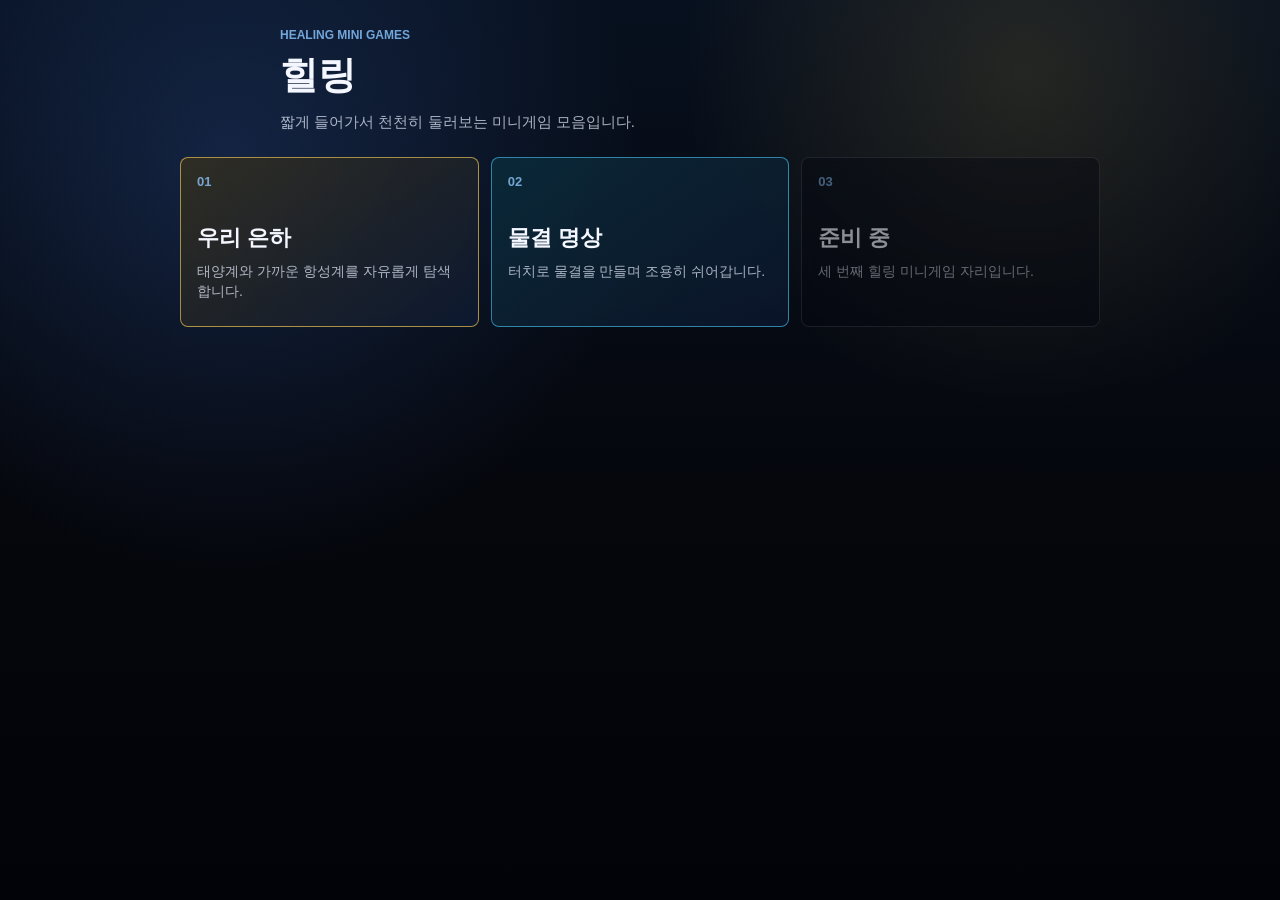
<file: app/src/main/assets/index.html>
<!DOCTYPE html>
<html lang="ko">
<head>
    <meta charset="UTF-8">
    <meta name="viewport" content="width=device-width, initial-scale=1.0, viewport-fit=cover">
    <title>힐링</title>
    <link rel="stylesheet" href="css/hub.css">
</head>
<body>
    <main class="app-shell">
        <section class="title-area" aria-label="앱 소개">
            <p class="eyebrow">HEALING MINI GAMES</p>
            <h1>힐링</h1>
            <p class="summary">짧게 들어가서 천천히 둘러보는 미니게임 모음입니다.</p>
        </section>

        <section class="game-grid" aria-label="미니게임 선택">
            <a class="game-card primary" href="games/universe/index.html">
                <span class="card-index">01</span>
                <strong>우리 은하</strong>
                <span>태양계와 가까운 항성계를 자유롭게 탐색합니다.</span>
            </a>

            <a class="game-card water" href="games/water-ripples/index.html">
                <span class="card-index">02</span>
                <strong>물결 명상</strong>
                <span>터치로 물결을 만들며 조용히 쉬어갑니다.</span>
            </a>

            <article class="game-card locked" aria-disabled="true">
                <span class="card-index">03</span>
                <strong>준비 중</strong>
                <span>세 번째 힐링 미니게임 자리입니다.</span>
            </article>
        </section>
    </main>
</body>
</html>
</file>
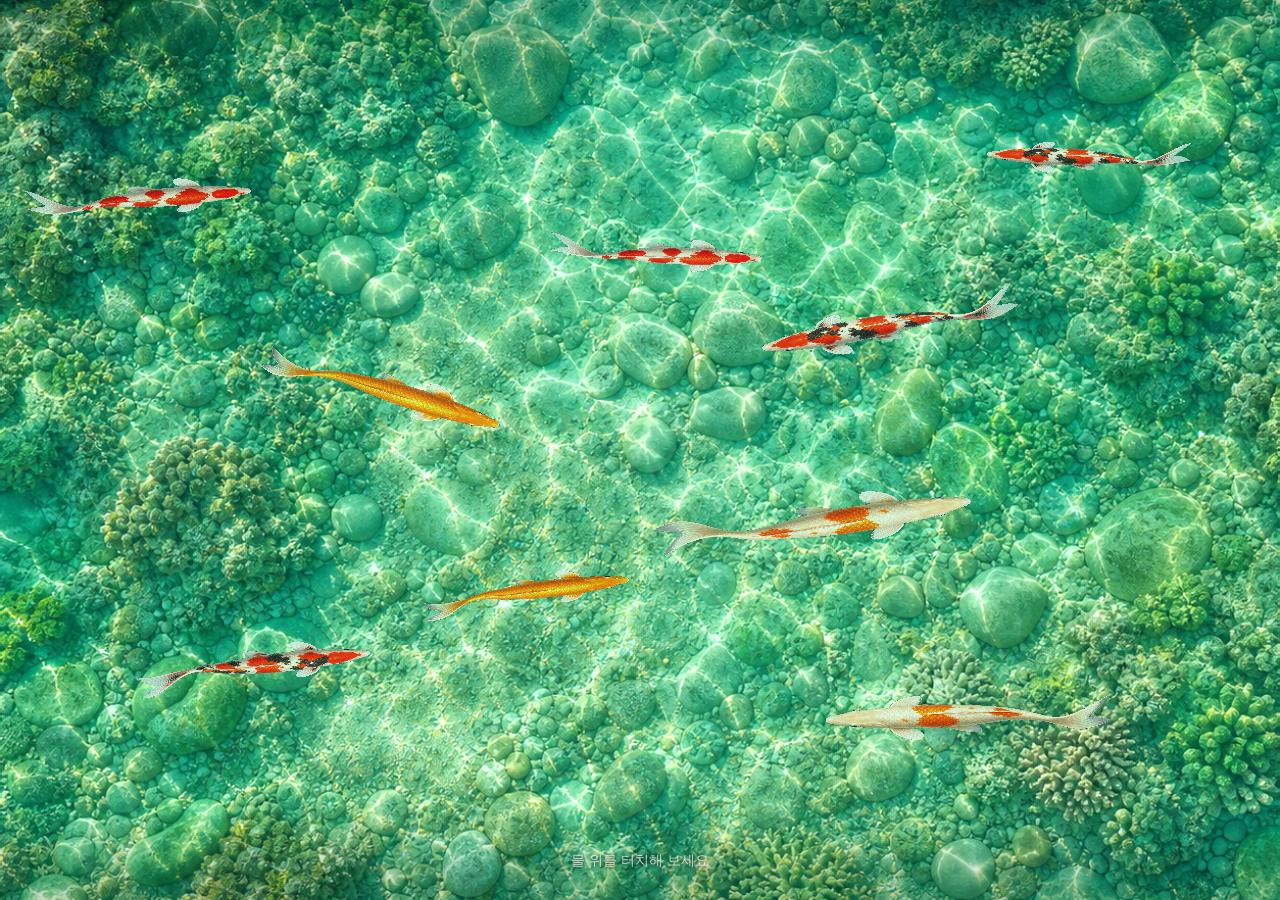
<file: app/src/main/assets/games/water-ripples/index.html>
<!DOCTYPE html>
<html lang="ko">
<head>
    <meta charset="UTF-8">
    <meta name="viewport" content="width=device-width, initial-scale=1.0, maximum-scale=1.0, user-scalable=no">
    <title>Water Ripple Shader</title>
    <style>
        html,
        body {
            width: 100%;
            height: 100%;
            margin: 0;
            overflow: hidden;
            background: #031018;
            touch-action: none;
            user-select: none;
        }

        #water-canvas {
            display: block;
            width: 100%;
            height: 100%;
            touch-action: none;
        }

        .ui-guide {
            position: fixed;
            bottom: 30px;
            left: 0;
            z-index: 10;
            width: 100%;
            color: rgba(255, 255, 255, 0.72);
            font-family: "Malgun Gothic", Arial, sans-serif;
            font-size: 14px;
            text-align: center;
            text-shadow: 0 1px 4px rgba(0, 0, 0, 0.8);
            pointer-events: none;
        }
    </style>
</head>
<body>
    <canvas id="water-canvas"></canvas>
    <div class="ui-guide">물 위를 터치해 보세요</div>

    <script>
        const canvas = document.getElementById('water-canvas');
        const gl = canvas.getContext('webgl', {
            alpha: false,
            antialias: false,
            depth: false,
            stencil: false,
            preserveDrawingBuffer: false
        });

        const vertexSource = `
            attribute vec2 a_position;
            varying vec2 v_uv;

            void main() {
                v_uv = a_position * 0.5 + 0.5;
                gl_Position = vec4(a_position, 0.0, 1.0);
            }
        `;

        const renderSource = `
            precision mediump float;

            varying vec2 v_uv;
            uniform sampler2D u_image;
            uniform sampler2D u_fishImage;
            uniform vec2 u_resolution;
            uniform vec2 u_imageResolution;
            uniform vec2 u_drops[12];
            uniform float u_startTimes[12];
            uniform float u_strengths[12];
            uniform float u_time;
            uniform int u_dropCount;
            uniform vec2 u_tilt;
            uniform vec4 u_fish[14];

            vec2 coverUv(vec2 uv, vec2 screen, vec2 image) {
                float screenRatio = screen.x / screen.y;
                float imageRatio = image.x / image.y;
                vec2 scale = vec2(1.0);
                if (screenRatio > imageRatio) {
                    scale.y = imageRatio / screenRatio;
                } else {
                    scale.x = screenRatio / imageRatio;
                }
                return (uv - 0.5) * scale + 0.5;
            }

            float ellipseMask(vec2 p, vec2 size) {
                float d = dot(p / size, p / size);
                return smoothstep(1.0, 0.72, d);
            }

            float ringMask(vec2 p, vec2 size, float inner) {
                float d = dot(p / size, p / size);
                return smoothstep(1.0, 0.86, d) - smoothstep(inner, inner * 0.82, d);
            }

            vec4 koiAt(vec2 uv, vec4 fish, int index, float time) {
                vec2 p = uv - fish.xy;
                float angle = fish.z;
                float size = fish.w;
                float c = cos(angle);
                float s = sin(angle);
                vec2 local = vec2(c * p.x + s * p.y, -s * p.x + c * p.y) / size;
                float fishId = float(index);
                float swim = sin(time * 7.0 + fishId * 1.73 + local.x * 3.4);
                float tailZone = smoothstep(-0.25, -1.25, local.x);
                local.y += swim * tailZone * 0.18;

                vec2 spriteUv = vec2((local.x + 1.38) / 2.76, 1.0 - (local.y + 0.68) / 1.36);
                if (spriteUv.x < 0.0 || spriteUv.x > 1.0 || spriteUv.y < 0.0 || spriteUv.y > 1.0) {
                    return vec4(0.0);
                }

                float atlasIndex = mod(fishId, 4.0);
                float column = mod(atlasIndex, 2.0);
                float row = floor(atlasIndex / 2.0);
                vec2 atlasUv = (spriteUv + vec2(column, row)) * 0.5;
                vec4 tex = texture2D(u_fishImage, atlasUv);
                float alpha = smoothstep(0.04, 0.62, tex.a);
                float inner = smoothstep(0.18, 0.85, tex.a);
                vec3 fishColor = tex.rgb * (0.72 + inner * 0.28);
                fishColor = mix(fishColor, fishColor * vec3(0.72, 0.95, 0.9), 0.18);
                fishColor += inner * vec3(0.03, 0.04, 0.025);
                return vec4(fishColor, alpha * 0.92);
            }

            void main() {
                vec2 uv = v_uv;
                vec2 aspectUv = vec2(uv.x * u_resolution.x / u_resolution.y, uv.y);
                float tiltStrength = clamp(length(u_tilt), 0.0, 1.0);
                vec2 tiltDir = tiltStrength > 0.001 ? normalize(u_tilt) : vec2(0.0, -1.0);
                vec2 offset = u_tilt * 0.014;
                float light = 0.0;

                for (int i = 0; i < 12; i++) {
                    if (i >= u_dropCount) break;
                    float age = u_time - u_startTimes[i];
                    if (age < 0.0 || age > 2.8) continue;

                    vec2 drop = vec2(u_drops[i].x * u_resolution.x / u_resolution.y, u_drops[i].y);
                    vec2 delta = aspectUv - drop;
                    float dist = length(delta);
                    float radius = age * 0.24;
                    float width = 0.028 + age * 0.006;
                    float envelope = exp(-pow((dist - radius) / width, 2.0));
                    float fade = exp(-age * 1.7);
                    float wave = sin((dist - radius) * 95.0) * envelope * fade * u_strengths[i];
                    vec2 dir = dist > 0.0001 ? delta / dist : vec2(0.0);
                    offset += dir * wave * 0.018;
                    light += abs(wave) * 0.23;
                }

                float slope = dot(uv - 0.5, tiltDir);
                float pooled = smoothstep(0.02, 0.5, slope) * tiltStrength;
                offset += tiltDir * pooled * 0.016;

                vec2 imageUv = coverUv(uv + offset, u_resolution, u_imageResolution);
                imageUv = clamp(imageUv, vec2(0.001), vec2(0.999));
                vec3 color = texture2D(u_image, imageUv).rgb;
                vec4 fishLayer = vec4(0.0);
                for (int i = 0; i < 14; i++) {
                    vec4 fish = koiAt(uv + offset * 0.35, u_fish[i], i, u_time);
                    fishLayer.rgb = mix(fishLayer.rgb, fish.rgb, fish.a * (1.0 - fishLayer.a));
                    fishLayer.a = clamp(fishLayer.a + fish.a * (1.0 - fishLayer.a), 0.0, 1.0);
                }
                color = mix(color, fishLayer.rgb, fishLayer.a);
                vec3 waterTint = vec3(0.72, 1.0, 0.94);
                color = mix(color, color * waterTint, 0.22);
                color += light * vec3(0.5, 0.85, 0.8);
                color = mix(color, color * vec3(0.64, 1.08, 0.96) + vec3(0.03, 0.08, 0.06), pooled * 0.42);
                color += pow(max(pooled, 0.0), 2.0) * vec3(0.08, 0.18, 0.14);
                color *= smoothstep(0.0, 0.12, uv.y) * smoothstep(1.0, 0.88, uv.y) * 0.22 + 0.86;
                gl_FragColor = vec4(color, 1.0);
            }
        `;

        const program = createProgram(vertexSource, renderSource);
        const buffer = gl.createBuffer();
        const drops = [];
        let imageTexture = null;
        let fishTexture = null;
        let fallbackTexture = null;
        let imageWidth = 1;
        let imageHeight = 1;
        let loadedTextures = 0;
        let lastMoveDropAt = 0;
        const fishCount = 14;
        const fishWorldScale = 2.4;
        const fishWorldPadding = (fishWorldScale - 1) * 0.5;
        const fishBounds = {
            minX: -fishWorldPadding,
            maxX: 1 + fishWorldPadding,
            minY: -fishWorldPadding,
            maxY: 1 + fishWorldPadding
        };
        const touchAvoidance = {
            active: false,
            x: 0.5,
            y: 0.5,
            lastAt: 0
        };
        const touchAvoidRadius = 0.24;
        const fishTravelScale = 5.2;
        const fishData = createFish();
        const tilt = {
            x: 0,
            y: 0,
            smoothX: 0,
            smoothY: 0
        };

        const locations = {
            position: gl.getAttribLocation(program, 'a_position'),
            image: gl.getUniformLocation(program, 'u_image'),
            fishImage: gl.getUniformLocation(program, 'u_fishImage'),
            resolution: gl.getUniformLocation(program, 'u_resolution'),
            imageResolution: gl.getUniformLocation(program, 'u_imageResolution'),
            drops: gl.getUniformLocation(program, 'u_drops[0]'),
            startTimes: gl.getUniformLocation(program, 'u_startTimes[0]'),
            strengths: gl.getUniformLocation(program, 'u_strengths[0]'),
            time: gl.getUniformLocation(program, 'u_time'),
            dropCount: gl.getUniformLocation(program, 'u_dropCount'),
            tilt: gl.getUniformLocation(program, 'u_tilt'),
            fish: gl.getUniformLocation(program, 'u_fish[0]')
        };

        gl.bindBuffer(gl.ARRAY_BUFFER, buffer);
        gl.bufferData(
            gl.ARRAY_BUFFER,
            new Float32Array([-1, -1, 1, -1, -1, 1, -1, 1, 1, -1, 1, 1]),
            gl.STATIC_DRAW
        );

        function loadTexture(src, onLoad) {
            const image = new Image();
            image.onload = function() {
                const texture = gl.createTexture();
                gl.bindTexture(gl.TEXTURE_2D, texture);
                gl.texParameteri(gl.TEXTURE_2D, gl.TEXTURE_WRAP_S, gl.CLAMP_TO_EDGE);
                gl.texParameteri(gl.TEXTURE_2D, gl.TEXTURE_WRAP_T, gl.CLAMP_TO_EDGE);
                gl.texParameteri(gl.TEXTURE_2D, gl.TEXTURE_MIN_FILTER, gl.LINEAR);
                gl.texParameteri(gl.TEXTURE_2D, gl.TEXTURE_MAG_FILTER, gl.LINEAR);
                gl.pixelStorei(gl.UNPACK_FLIP_Y_WEBGL, true);
                gl.texImage2D(gl.TEXTURE_2D, 0, gl.RGBA, gl.RGBA, gl.UNSIGNED_BYTE, image);
                onLoad(texture, image);
                loadedTextures += 1;
                if (loadedTextures === 2) requestAnimationFrame(render);
            };
            image.src = src;
        }

        loadTexture('textures/river-coral-floor-generated.png', function(texture, image) {
            imageTexture = texture;
            imageWidth = image.naturalWidth || image.width;
            imageHeight = image.naturalHeight || image.height;
        });

        loadTexture('textures/koi-atlas.png', function(texture) {
            fishTexture = texture;
        });

        function createFallbackTexture() {
            const texture = gl.createTexture();
            gl.bindTexture(gl.TEXTURE_2D, texture);
            gl.texParameteri(gl.TEXTURE_2D, gl.TEXTURE_WRAP_S, gl.CLAMP_TO_EDGE);
            gl.texParameteri(gl.TEXTURE_2D, gl.TEXTURE_WRAP_T, gl.CLAMP_TO_EDGE);
            gl.texParameteri(gl.TEXTURE_2D, gl.TEXTURE_MIN_FILTER, gl.LINEAR);
            gl.texParameteri(gl.TEXTURE_2D, gl.TEXTURE_MAG_FILTER, gl.LINEAR);
            gl.texImage2D(
                gl.TEXTURE_2D,
                0,
                gl.RGBA,
                1,
                1,
                0,
                gl.RGBA,
                gl.UNSIGNED_BYTE,
                new Uint8Array([0, 0, 0, 0])
            );
            return texture;
        }

        function createShader(type, source) {
            const shader = gl.createShader(type);
            gl.shaderSource(shader, source);
            gl.compileShader(shader);
            if (!gl.getShaderParameter(shader, gl.COMPILE_STATUS)) {
                throw new Error(gl.getShaderInfoLog(shader));
            }
            return shader;
        }

        function createProgram(vertex, fragment) {
            const vertexShader = createShader(gl.VERTEX_SHADER, vertex);
            const fragmentShader = createShader(gl.FRAGMENT_SHADER, fragment);
            const nextProgram = gl.createProgram();
            gl.attachShader(nextProgram, vertexShader);
            gl.attachShader(nextProgram, fragmentShader);
            gl.linkProgram(nextProgram);
            if (!gl.getProgramParameter(nextProgram, gl.LINK_STATUS)) {
                throw new Error(gl.getProgramInfoLog(nextProgram));
            }
            return nextProgram;
        }

        function resizeCanvas() {
            const pixelRatio = Math.min(window.devicePixelRatio || 1, 2);
            const width = Math.max(1, Math.floor(window.innerWidth * pixelRatio));
            const height = Math.max(1, Math.floor(window.innerHeight * pixelRatio));
            if (canvas.width !== width || canvas.height !== height) {
                canvas.width = width;
                canvas.height = height;
            }
            gl.viewport(0, 0, canvas.width, canvas.height);
        }

        function addDrop(clientX, clientY, strength) {
            drops.push({
                x: clientX / window.innerWidth,
                y: 1 - clientY / window.innerHeight,
                start: performance.now() / 1000,
                strength
            });
            if (drops.length > 12) drops.shift();
        }

        function setTouchAvoidance(clientX, clientY) {
            touchAvoidance.active = true;
            touchAvoidance.x = clientX / window.innerWidth;
            touchAvoidance.y = 1 - clientY / window.innerHeight;
            touchAvoidance.lastAt = performance.now() / 1000;
        }

        function clearTouchAvoidance() {
            touchAvoidance.active = false;
        }

        function createFish() {
            return [
                { x: 0.16, y: 0.26, angle: 0.12, speed: 0.025, size: 0.074, phase: 0.3, wave: 0.04 },
                { x: 0.78, y: 0.2, angle: 3.24, speed: 0.018, size: 0.09, phase: 1.7, wave: 0.03 },
                { x: 0.48, y: 0.72, angle: 0.0, speed: 0.022, size: 0.067, phase: 2.9, wave: 0.05 },
                { x: 0.28, y: 0.58, angle: 5.85, speed: 0.016, size: 0.08, phase: 4.0, wave: 0.025 },
                { x: 0.88, y: 0.82, angle: 3.1, speed: 0.02, size: 0.064, phase: 0.9, wave: 0.04 },
                { x: 0.62, y: 0.42, angle: 0.28, speed: 0.014, size: 0.1, phase: 2.1, wave: 0.022 },
                { x: 0.08, y: 0.78, angle: 0.05, speed: 0.019, size: 0.071, phase: 5.2, wave: 0.035 },
                { x: 0.38, y: 0.34, angle: 0.18, speed: 0.021, size: 0.066, phase: 3.6, wave: 0.034 },
                { x: 0.72, y: 0.64, angle: 3.36, speed: 0.017, size: 0.083, phase: 4.7, wave: 0.026 },
                { x: 1.18, y: 0.46, angle: 3.05, speed: 0.023, size: 0.072, phase: 1.1, wave: 0.038 },
                { x: -0.25, y: 0.36, angle: 0.08, speed: 0.019, size: 0.088, phase: 2.4, wave: 0.03 },
                { x: 0.23, y: 1.22, angle: 5.48, speed: 0.016, size: 0.076, phase: 5.8, wave: 0.028 },
                { x: 0.94, y: -0.18, angle: 1.38, speed: 0.02, size: 0.069, phase: 0.6, wave: 0.041 },
                { x: 1.36, y: 0.92, angle: 3.54, speed: 0.018, size: 0.095, phase: 3.1, wave: 0.024 }
            ].map(function(fish, index) {
                fish.currentSpeed = fish.speed * fishTravelScale;
                fish.paceRate = 0.42 + (index % 5) * 0.15;
                fish.paceSwing = 0.08 + (index % 4) * 0.055;
                fish.paceOffset = fish.phase * 1.37;
                fish.escape = 0;
                return fish;
            });
        }

        function updateFish(now) {
            const touchIsRecent = touchAvoidance.active && now - touchAvoidance.lastAt < 0.6;
            const aspect = Math.max(0.5, window.innerWidth / Math.max(1, window.innerHeight));
            fishData.forEach(function(fish) {
                const swim = Math.sin(now * 1.15 + fish.phase) * fish.wave;
                const turn = Math.sin(now * 0.42 + fish.phase) * 0.004;
                fish.angle += turn;

                if (touchIsRecent) {
                    const dx = fish.x - touchAvoidance.x;
                    const dy = fish.y - touchAvoidance.y;
                    const screenDx = dx * aspect;
                    const distance = Math.hypot(screenDx, dy);
                    if (distance < touchAvoidRadius) {
                        const rawDistance = Math.hypot(dx, dy);
                        const awayX = rawDistance > 0.0001 ? dx / rawDistance : Math.cos(fish.angle);
                        const awayY = rawDistance > 0.0001 ? dy / rawDistance : Math.sin(fish.angle);
                        const force = Math.pow(1 - distance / touchAvoidRadius, 1.65);
                        fish.angle = steerAngle(fish.angle, Math.atan2(awayY, awayX), 0.018 + force * 0.08);
                        fish.escape = Math.max(fish.escape || 0, force);
                    }
                }

                const escape = fish.escape || 0;
                const pace = 1
                    + Math.sin(now * fish.paceRate + fish.paceOffset) * fish.paceSwing
                    + Math.sin(now * fish.paceRate * 0.37 + fish.phase) * 0.05;
                const targetSpeed = fish.speed * fishTravelScale * pace * (1 + escape * 1.9);
                const speedEase = escape > 0.05 ? 0.11 : 0.035;
                fish.currentSpeed += (targetSpeed - fish.currentSpeed) * speedEase;
                const travelStep = fish.currentSpeed * 0.016;
                fish.x += Math.cos(fish.angle) * travelStep;
                fish.y += Math.sin(fish.angle) * travelStep + swim * 0.002;
                fish.escape = escape * 0.91;

                if (fish.x < fishBounds.minX) fish.x = fishBounds.maxX;
                if (fish.x > fishBounds.maxX) fish.x = fishBounds.minX;
                if (fish.y < fishBounds.minY) {
                    fish.y = fishBounds.minY;
                    fish.angle = -fish.angle;
                }
                if (fish.y > fishBounds.maxY) {
                    fish.y = fishBounds.maxY;
                    fish.angle = -fish.angle;
                }
            });
        }

        function steerAngle(current, target, maxStep) {
            const delta = Math.atan2(Math.sin(target - current), Math.cos(target - current));
            return current + clamp(delta, -maxStep, maxStep);
        }

        function fishUniformValues() {
            const values = new Float32Array(fishCount * 4);
            fishData.forEach(function(fish, index) {
                const tailWiggle = Math.sin(performance.now() * 0.004 + fish.phase) * 0.04;
                values[index * 4] = fish.x;
                values[index * 4 + 1] = fish.y;
                values[index * 4 + 2] = fish.angle + tailWiggle;
                values[index * 4 + 3] = fish.size;
            });
            return values;
        }

        function bindInput() {
            canvas.addEventListener('pointerdown', function(event) {
                event.preventDefault();
                setTouchAvoidance(event.clientX, event.clientY);
                if (canvas.setPointerCapture) canvas.setPointerCapture(event.pointerId);
                addDrop(event.clientX, event.clientY, 1.0);
            });

            canvas.addEventListener('pointermove', function(event) {
                if (!event.isPrimary) return;
                if (event.pressure === 0 && event.pointerType !== 'mouse') return;
                if (touchAvoidance.active || event.buttons > 0 || event.pointerType !== 'mouse') {
                    setTouchAvoidance(event.clientX, event.clientY);
                }
                const now = performance.now();
                if (now - lastMoveDropAt < 110) return;
                lastMoveDropAt = now;
                addDrop(event.clientX, event.clientY, 0.42);
            });

            canvas.addEventListener('pointerup', clearTouchAvoidance);
            canvas.addEventListener('pointercancel', clearTouchAvoidance);
            canvas.addEventListener('pointerleave', clearTouchAvoidance);

            window.addEventListener('deviceorientation', function(event) {
                const gamma = typeof event.gamma === 'number' ? event.gamma : 0;
                const beta = typeof event.beta === 'number' ? event.beta : 45;
                tilt.x = clamp(gamma / 42, -1, 1);
                tilt.y = clamp((beta - 45) / 52, -1, 1);
            });
        }

        function clamp(value, min, max) {
            return Math.max(min, Math.min(max, value));
        }

        function render(nowMs) {
            resizeCanvas();
            const now = nowMs / 1000;
            tilt.smoothX += (tilt.x - tilt.smoothX) * 0.06;
            tilt.smoothY += (tilt.y - tilt.smoothY) * 0.06;
            updateFish(now);
            while (drops.length && now - drops[0].start > 2.9) drops.shift();

            const dropValues = new Float32Array(24);
            const timeValues = new Float32Array(12);
            const strengthValues = new Float32Array(12);
            drops.forEach(function(drop, index) {
                dropValues[index * 2] = drop.x;
                dropValues[index * 2 + 1] = drop.y;
                timeValues[index] = drop.start;
                strengthValues[index] = drop.strength;
            });

            gl.useProgram(program);
            gl.bindBuffer(gl.ARRAY_BUFFER, buffer);
            gl.enableVertexAttribArray(locations.position);
            gl.vertexAttribPointer(locations.position, 2, gl.FLOAT, false, 0, 0);
            gl.activeTexture(gl.TEXTURE0);
            gl.bindTexture(gl.TEXTURE_2D, imageTexture);
            gl.uniform1i(locations.image, 0);
            gl.activeTexture(gl.TEXTURE1);
            if (!fallbackTexture) fallbackTexture = createFallbackTexture();
            gl.bindTexture(gl.TEXTURE_2D, fishTexture || fallbackTexture);
            gl.uniform1i(locations.fishImage, 1);
            gl.uniform2f(locations.resolution, canvas.width, canvas.height);
            gl.uniform2f(locations.imageResolution, imageWidth, imageHeight);
            gl.uniform2fv(locations.drops, dropValues);
            gl.uniform1fv(locations.startTimes, timeValues);
            gl.uniform1fv(locations.strengths, strengthValues);
            gl.uniform1f(locations.time, now);
            gl.uniform1i(locations.dropCount, drops.length);
            gl.uniform2f(locations.tilt, tilt.smoothX, -tilt.smoothY);
            gl.uniform4fv(locations.fish, fishUniformValues());
            gl.drawArrays(gl.TRIANGLES, 0, 6);
            requestAnimationFrame(render);
        }

        if (!gl) {
            document.querySelector('.ui-guide').textContent = '현재 환경에서는 WebGL 물결 효과를 지원하지 않습니다.';
        } else {
            bindInput();
        }
    </script>
</body>
</html>
</file>
<file: app/src/main/assets/css/hub.css>
html,
body {
    width: 100%;
    height: 100%;
    margin: 0;
    background: #05070d;
    color: #f4f7ff;
    font-family: Arial, sans-serif;
}

body {
    overflow: hidden;
}

:root {
    --safe-top: env(safe-area-inset-top, 0px);
}

.app-shell {
    min-height: 100%;
    padding: calc(var(--safe-top) + 28px) 18px calc(env(safe-area-inset-bottom, 0px) + 24px);
    box-sizing: border-box;
    background:
        radial-gradient(circle at 18% 18%, rgba(78, 137, 255, 0.18), transparent 32%),
        radial-gradient(circle at 80% 8%, rgba(255, 207, 87, 0.12), transparent 26%),
        linear-gradient(180deg, #07101e 0%, #05070d 54%, #020308 100%);
}

.title-area {
    max-width: 720px;
    margin: 0 auto 24px;
}

.eyebrow {
    margin: 0 0 8px;
    color: rgba(137, 196, 255, 0.82);
    font-size: 12px;
    font-weight: 700;
}

h1 {
    margin: 0;
    font-size: 38px;
    letter-spacing: 0;
}

.summary {
    max-width: 420px;
    margin: 10px 0 0;
    color: rgba(232, 239, 255, 0.72);
    font-size: 15px;
    line-height: 1.45;
}

.game-grid {
    display: grid;
    grid-template-columns: repeat(3, minmax(0, 1fr));
    gap: 12px;
    max-width: 920px;
    margin: 0 auto;
}

.game-card {
    min-height: 170px;
    padding: 16px;
    border: 1px solid rgba(255, 255, 255, 0.16);
    border-radius: 8px;
    background: rgba(4, 8, 16, 0.72);
    color: inherit;
    box-sizing: border-box;
    text-decoration: none;
    backdrop-filter: blur(6px);
}

.game-card.primary {
    border-color: rgba(255, 211, 88, 0.62);
    background:
        linear-gradient(145deg, rgba(255, 211, 88, 0.16), rgba(63, 133, 255, 0.12)),
        rgba(4, 8, 16, 0.78);
}

.game-card.water {
    border-color: rgba(74, 207, 255, 0.58);
    background:
        linear-gradient(145deg, rgba(38, 179, 217, 0.18), rgba(65, 129, 255, 0.1)),
        rgba(4, 8, 16, 0.78);
}

.game-card.locked {
    opacity: 0.55;
}

.card-index {
    display: block;
    margin-bottom: 34px;
    color: rgba(144, 201, 255, 0.78);
    font-size: 13px;
    font-weight: 700;
}

.game-card strong {
    display: block;
    margin-bottom: 8px;
    font-size: 22px;
}

.game-card span:last-child {
    color: rgba(232, 239, 255, 0.72);
    font-size: 14px;
    line-height: 1.45;
}

@media (max-width: 720px) {
    body {
        overflow-y: auto;
    }

    .app-shell {
        min-height: 100%;
        padding-right: 14px;
        padding-left: 14px;
    }

    h1 {
        font-size: 34px;
    }

    .game-grid {
        grid-template-columns: 1fr;
    }

    .game-card {
        min-height: 136px;
    }

    .card-index {
        margin-bottom: 24px;
    }
}
</file>
